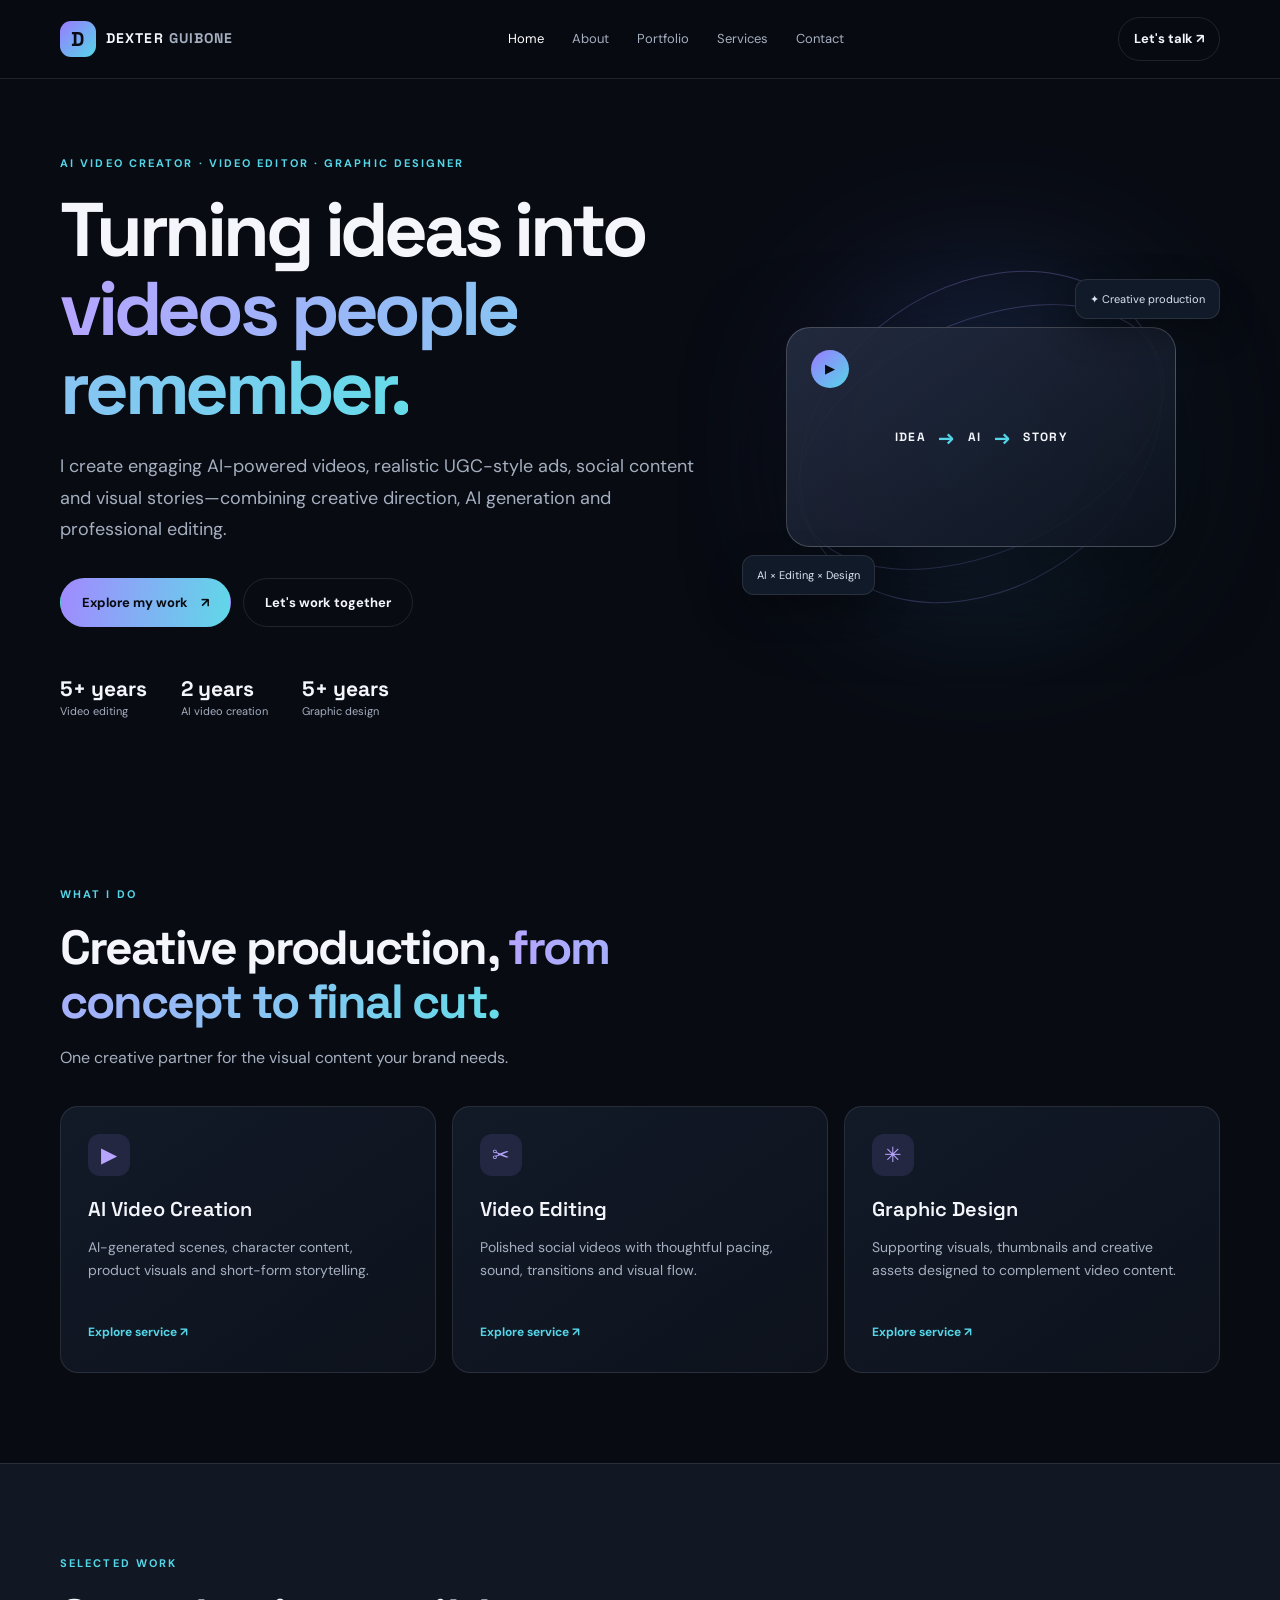
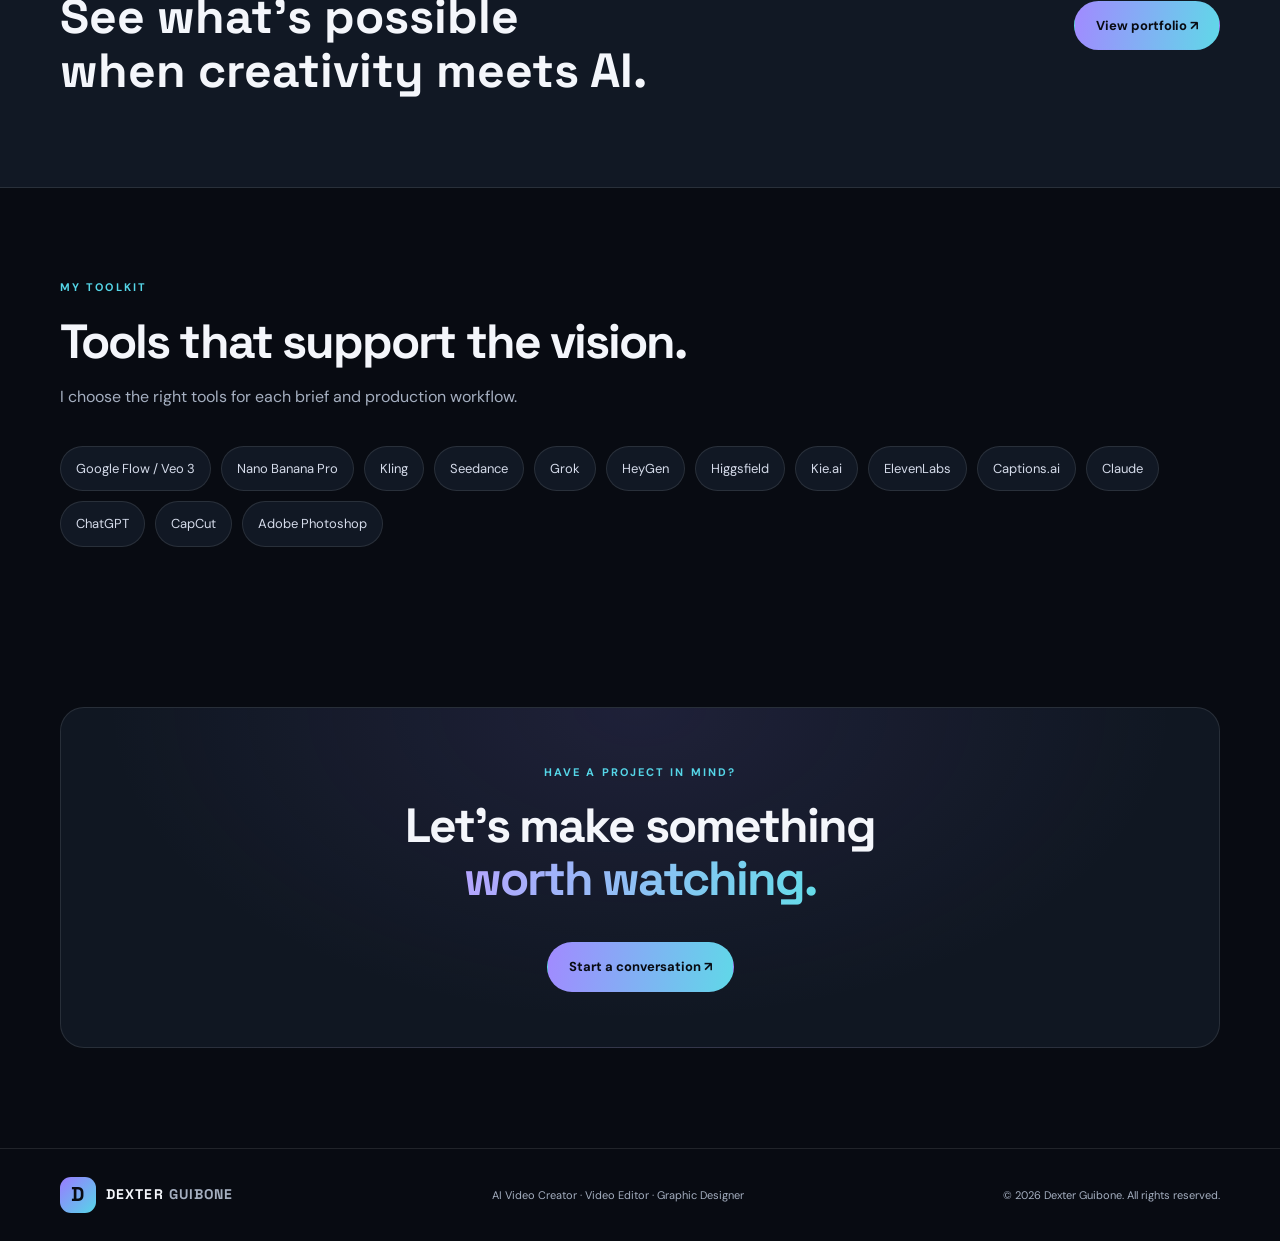
<file: index.html>
<!DOCTYPE html>
<html lang="en">
<head>
  <meta charset="UTF-8"><meta name="viewport" content="width=device-width, initial-scale=1">
  <meta name="description" content="Dexter Guibone — AI Video Creator, Video Editor and Graphic Designer. Realistic AI video ads, UGC-style content and creative storytelling.">
  <title>Dexter Guibone | AI Video Creator & Editor</title>
  <link rel="stylesheet" href="assets/css/style.css">
  <script defer src="assets/js/main.js"></script>
</head>
<body>
  <div id="site-header"></div>
  <main>
    <section class="hero container">
      <div class="hero-copy">
        <p class="eyebrow">AI VIDEO CREATOR · VIDEO EDITOR · GRAPHIC DESIGNER</p>
        <h1>Turning ideas into <span class="gradient-text">videos people remember.</span></h1>
        <p class="lead">I create engaging AI-powered videos, realistic UGC-style ads, social content and visual stories—combining creative direction, AI generation and professional editing.</p>
        <div class="hero-actions">
          <a class="button primary" href="portfolio.html">Explore my work <span>↗</span></a>
          <a class="button secondary" href="contact.html">Let's work together</a>
        </div>
        <div class="quick-proof">
          <div><strong>5+ years</strong><span>Video editing</span></div>
          <div><strong>2 years</strong><span>AI video creation</span></div>
          <div><strong>5+ years</strong><span>Graphic design</span></div>
        </div>
      </div>
      <div class="hero-art">
        <div class="orbit orbit-one"></div><div class="orbit orbit-two"></div>
        <div class="play-card"><div class="play-icon">▶</div><span>IDEA</span><b>→</b><span>AI</span><b>→</b><span>STORY</span></div>
        <div class="floating-tag tag-top">✦ Creative production</div>
        <div class="floating-tag tag-bottom">AI × Editing × Design</div>
        <div class="art-glow"></div>
      </div>
    </section>
    <section class="section container">
      <div class="section-heading"><p class="eyebrow">WHAT I DO</p><h2>Creative production, <span class="gradient-text">from concept to final cut.</span></h2><p>One creative partner for the visual content your brand needs.</p></div>
      <div class="service-grid">
        <article class="service-card"><div class="card-icon">▶</div><h3>AI Video Creation</h3><p>AI-generated scenes, character content, product visuals and short-form storytelling.</p><a href="services.html">Explore service ↗</a></article>
        <article class="service-card"><div class="card-icon">✂</div><h3>Video Editing</h3><p>Polished social videos with thoughtful pacing, sound, transitions and visual flow.</p><a href="services.html">Explore service ↗</a></article>
        <article class="service-card"><div class="card-icon">✳</div><h3>Graphic Design</h3><p>Supporting visuals, thumbnails and creative assets designed to complement video content.</p><a href="services.html">Explore service ↗</a></article>
      </div>
    </section>
    <section class="section dark-band"><div class="container band-inner"><div><p class="eyebrow">SELECTED WORK</p><h2>See what’s possible<br>when creativity meets AI.</h2></div><a class="button primary" href="portfolio.html">View portfolio ↗</a></div></section>
    <section class="section container tools-section"><div class="section-heading"><p class="eyebrow">MY TOOLKIT</p><h2>Tools that support the vision.</h2><p>I choose the right tools for each brief and production workflow.</p></div><div class="tool-cloud"><span>Google Flow / Veo 3</span><span>Nano Banana Pro</span><span>Kling</span><span>Seedance</span><span>Grok</span><span>HeyGen</span><span>Higgsfield</span><span>Kie.ai</span><span>ElevenLabs</span><span>Captions.ai</span><span>Claude</span><span>ChatGPT</span><span>CapCut</span><span>Adobe Photoshop</span></div></section>
    <section class="container cta"><p class="eyebrow">HAVE A PROJECT IN MIND?</p><h2>Let's make something<br><span class="gradient-text">worth watching.</span></h2><a class="button primary" href="contact.html">Start a conversation ↗</a></section>
  </main>
  <div id="site-footer"></div>
</body></html>
</file>
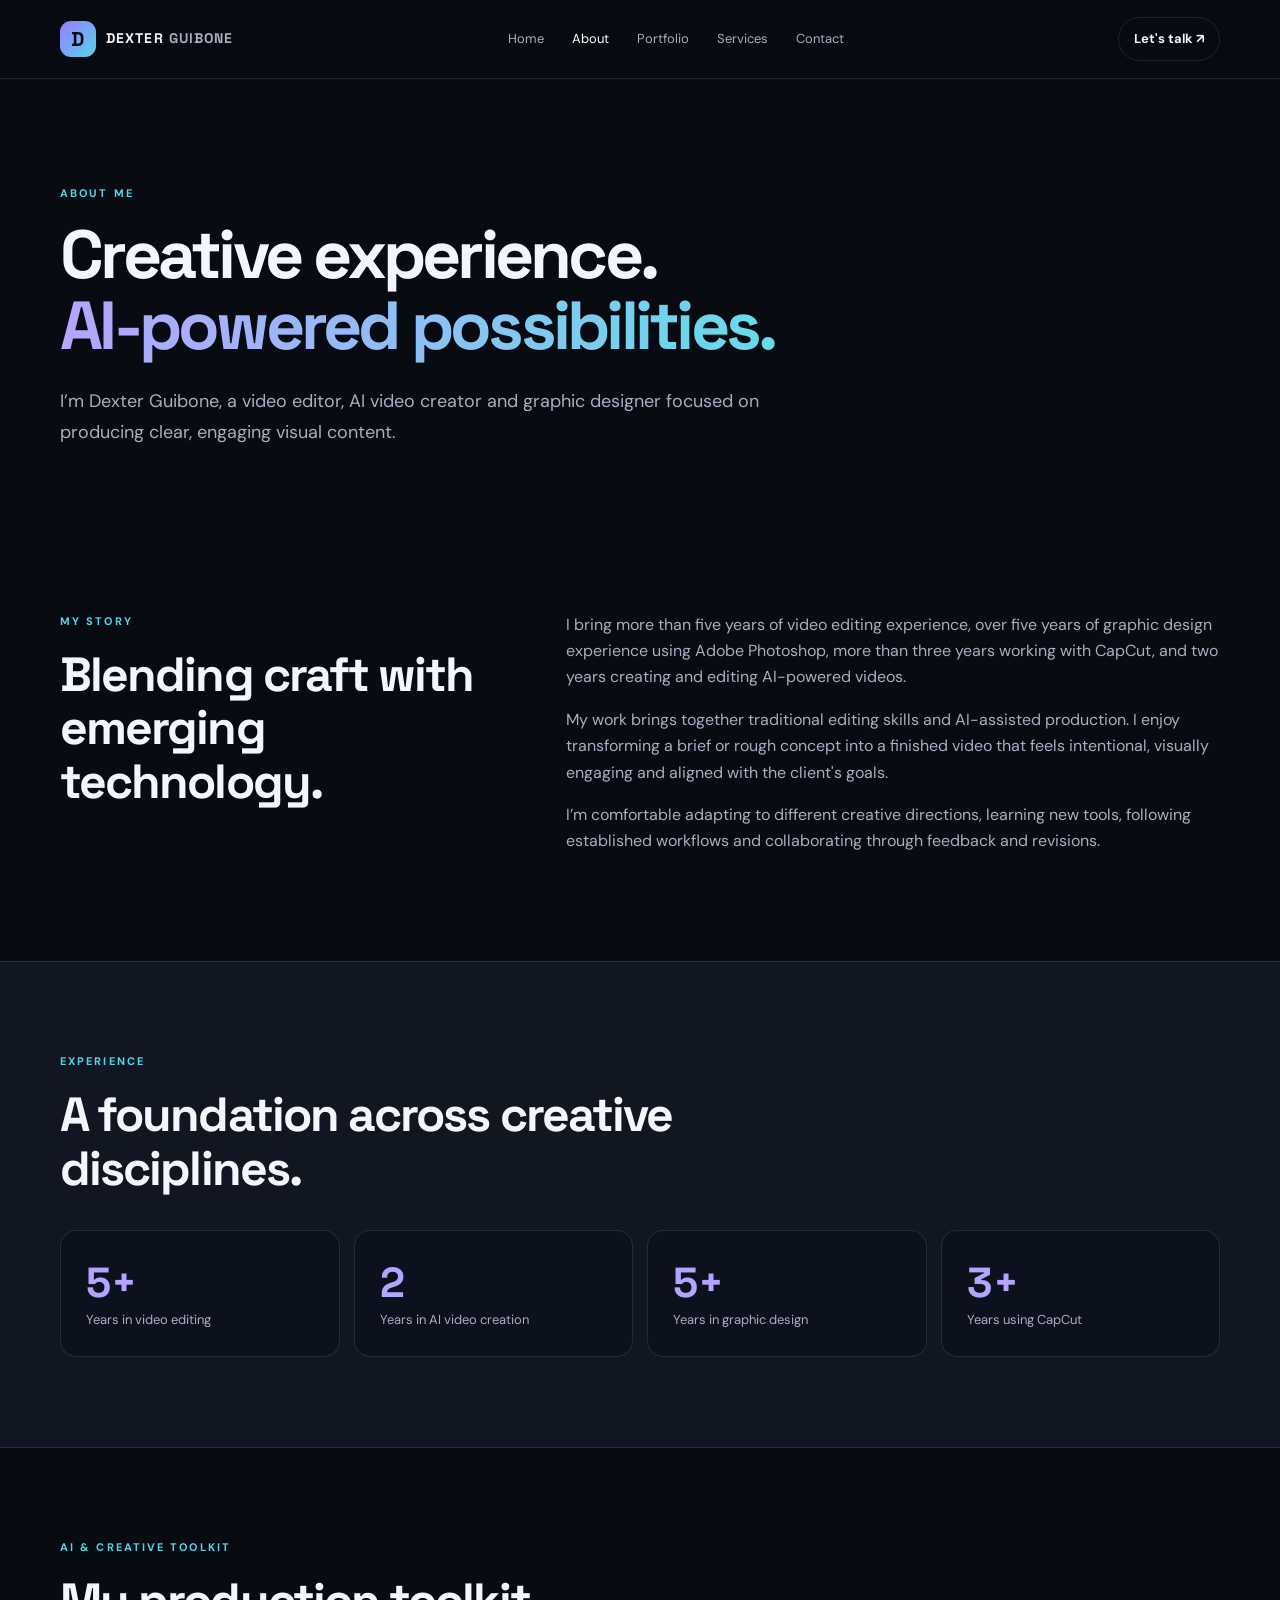
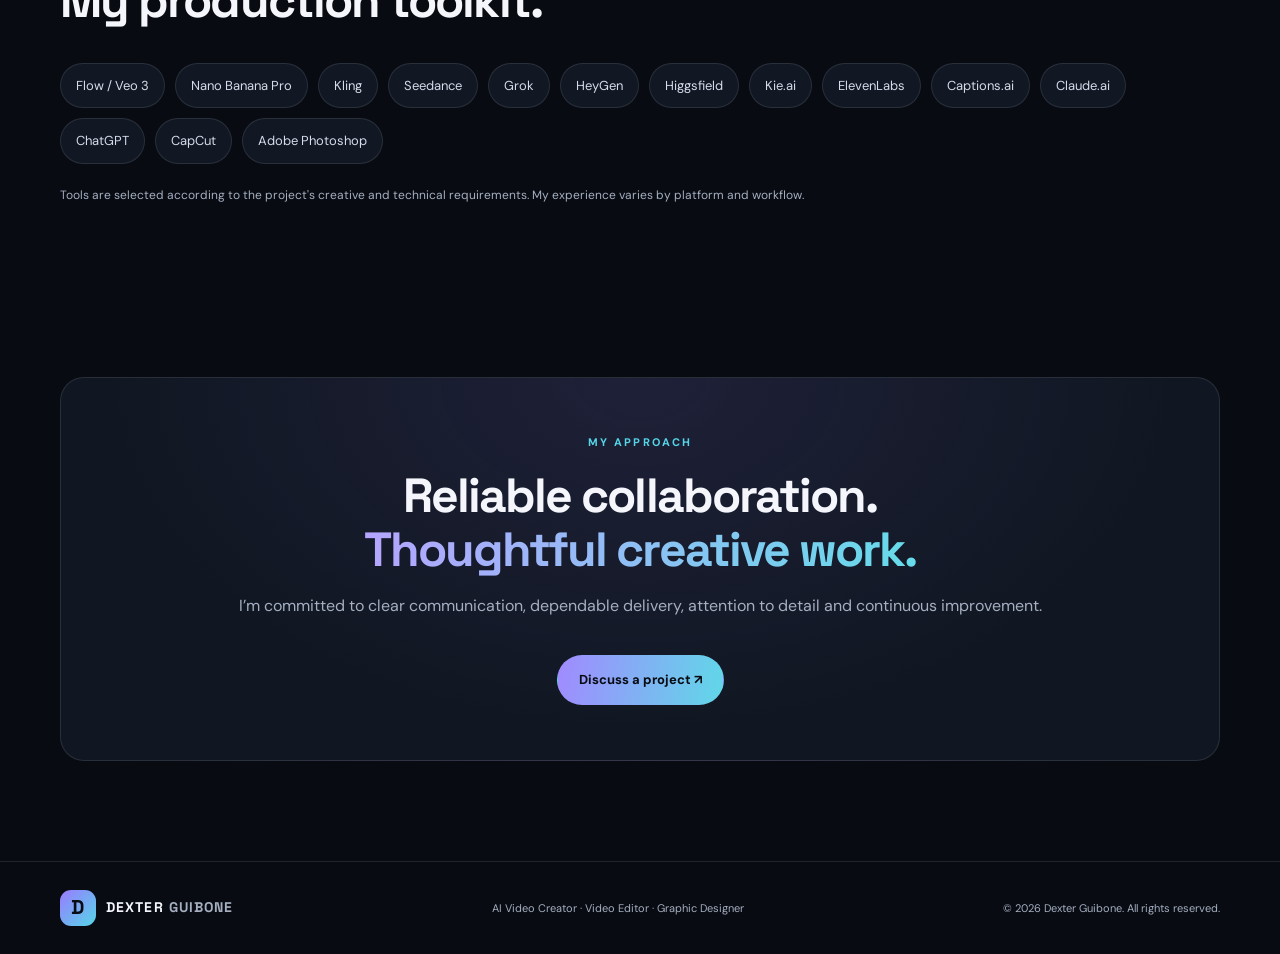
<file: about.html>
<!DOCTYPE html><html lang="en"><head><meta charset="UTF-8"><meta name="viewport" content="width=device-width, initial-scale=1"><title>About | Dexter Guibone</title><link rel="stylesheet" href="assets/css/style.css"><script defer src="assets/js/main.js"></script></head><body><div id="site-header"></div><main>
<section class="page-hero container"><p class="eyebrow">ABOUT ME</p><h1>Creative experience.<br><span class="gradient-text">AI-powered possibilities.</span></h1><p class="lead">I’m Dexter Guibone, a video editor, AI video creator and graphic designer focused on producing clear, engaging visual content.</p></section>
<section class="section container two-col"><div><p class="eyebrow">MY STORY</p><h2>Blending craft with emerging technology.</h2></div><div class="prose"><p>I bring more than five years of video editing experience, over five years of graphic design experience using Adobe Photoshop, more than three years working with CapCut, and two years creating and editing AI-powered videos.</p><p>My work brings together traditional editing skills and AI-assisted production. I enjoy transforming a brief or rough concept into a finished video that feels intentional, visually engaging and aligned with the client's goals.</p><p>I’m comfortable adapting to different creative directions, learning new tools, following established workflows and collaborating through feedback and revisions.</p></div></section>
<section class="section muted-section"><div class="container"><div class="section-heading"><p class="eyebrow">EXPERIENCE</p><h2>A foundation across creative disciplines.</h2></div><div class="stats-grid"><div class="stat"><strong>5+</strong><span>Years in video editing</span></div><div class="stat"><strong>2</strong><span>Years in AI video creation</span></div><div class="stat"><strong>5+</strong><span>Years in graphic design</span></div><div class="stat"><strong>3+</strong><span>Years using CapCut</span></div></div></div></section>
<section class="section container"><div class="section-heading"><p class="eyebrow">AI & CREATIVE TOOLKIT</p><h2>My production toolkit.</h2></div><div class="tool-cloud"><span>Flow / Veo 3</span><span>Nano Banana Pro</span><span>Kling</span><span>Seedance</span><span>Grok</span><span>HeyGen</span><span>Higgsfield</span><span>Kie.ai</span><span>ElevenLabs</span><span>Captions.ai</span><span>Claude.ai</span><span>ChatGPT</span><span>CapCut</span><span>Adobe Photoshop</span></div><p class="small-note">Tools are selected according to the project's creative and technical requirements. My experience varies by platform and workflow.</p></section>
<section class="container cta"><p class="eyebrow">MY APPROACH</p><h2>Reliable collaboration.<br><span class="gradient-text">Thoughtful creative work.</span></h2><p>I’m committed to clear communication, dependable delivery, attention to detail and continuous improvement.</p><a class="button primary" href="contact.html">Discuss a project ↗</a></section>
</main><div id="site-footer"></div></body></html>
</file>
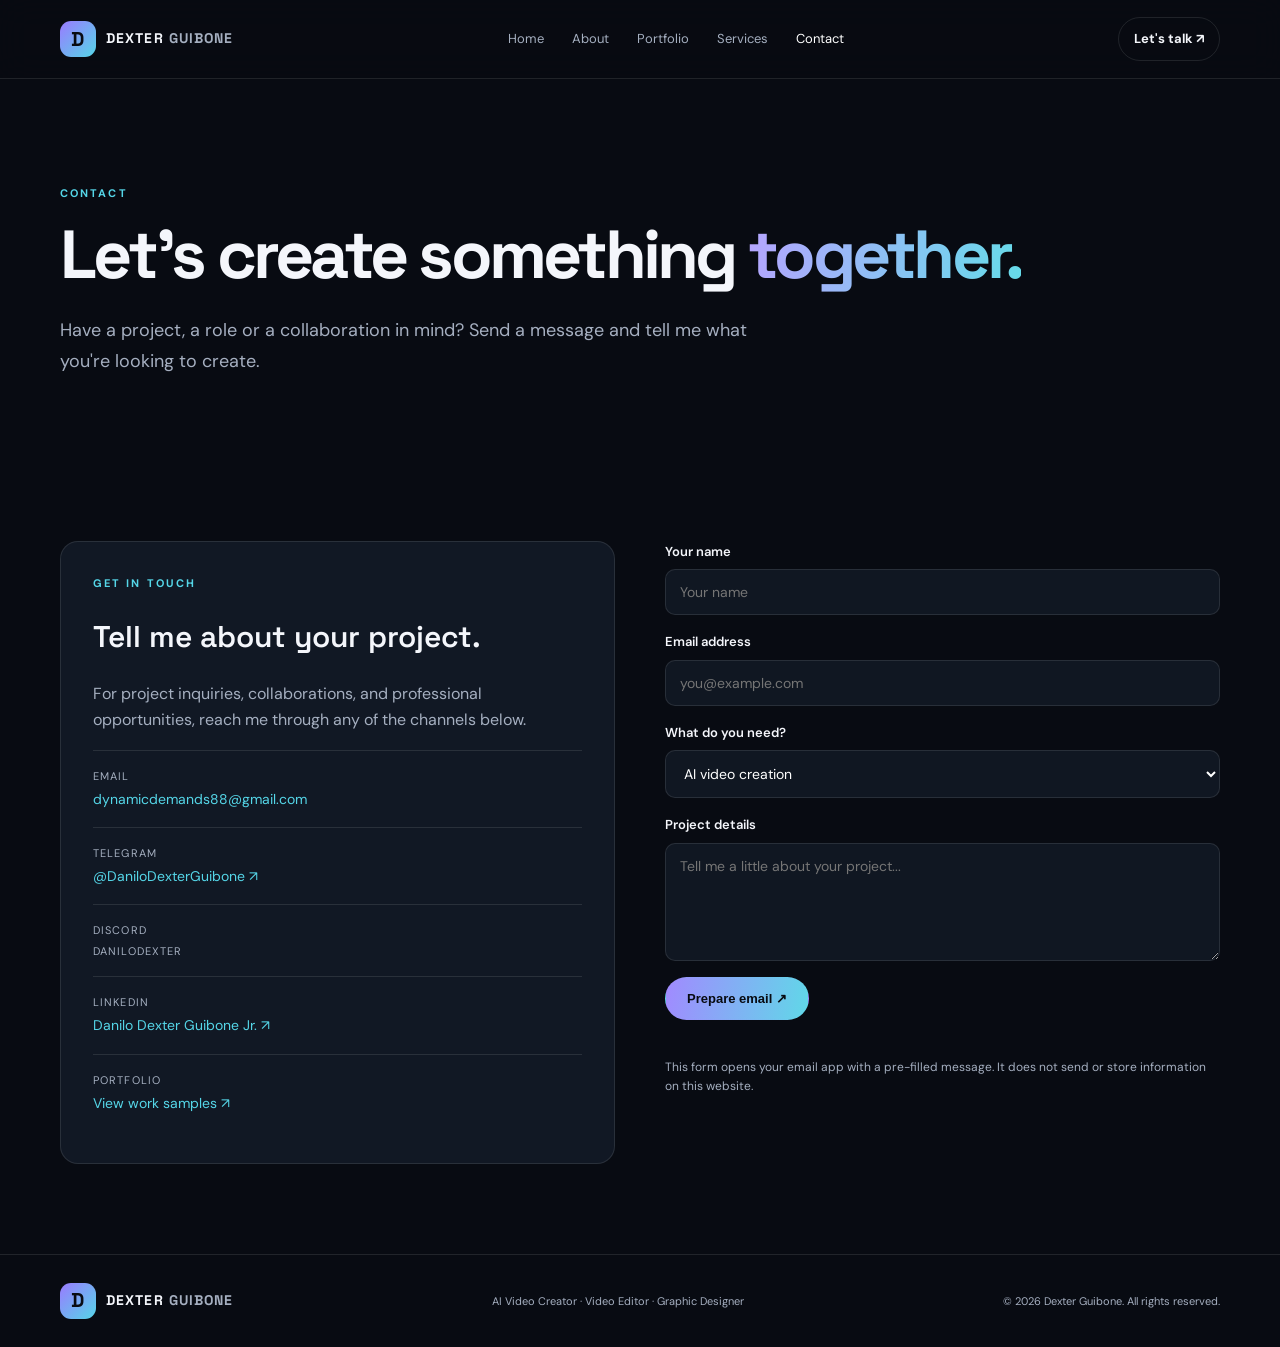
<file: contact.html>
<!DOCTYPE html><html lang="en"><head><meta charset="UTF-8"><meta name="viewport" content="width=device-width, initial-scale=1"><title>Contact | Dexter Guibone</title><link rel="stylesheet" href="assets/css/style.css"><script defer src="assets/js/main.js"></script></head><body><div id="site-header"></div><main>
<section class="page-hero container"><p class="eyebrow">CONTACT</p><h1>Let's create something <span class="gradient-text">together.</span></h1><p class="lead">Have a project, a role or a collaboration in mind? Send a message and tell me what you're looking to create.</p></section>
<section class="section container contact-layout"><div class="contact-panel"><p class="eyebrow">GET IN TOUCH</p><h2>Tell me about your project.</h2><p>For project inquiries, collaborations, and professional opportunities, reach me through any of the channels below.</p><div class="contact-item"><span>Email</span><a href="mailto:dynamicdemands88@gmail.com">dynamicdemands88@gmail.com</a></div><div class="contact-item"><span>Telegram</span><a href="https://t.me/DaniloDexterGuibone" target="_blank" rel="noopener">@DaniloDexterGuibone ↗</a></div><div class="contact-item"><span>Discord</span><span>danilodexter</span></div><div class="contact-item"><span>LinkedIn</span><a href="https://www.linkedin.com/in/danilo-dexter-guibone-jr-5b7372233" target="_blank" rel="noopener">Danilo Dexter Guibone Jr. ↗</a></div><div class="contact-item"><span>Portfolio</span><a href="portfolio.html">View work samples ↗</a></div></div>
<form class="contact-form" id="contact-form"><label>Your name<input required name="name" placeholder="Your name"></label><label>Email address<input required type="email" name="email" placeholder="you@example.com"></label><label>What do you need?<select name="project"><option>AI video creation</option><option>UGC / product video ads</option><option>Video editing</option><option>Graphic design</option><option>Other</option></select></label><label>Project details<textarea required name="message" rows="5" placeholder="Tell me a little about your project..."></textarea></label><button class="button primary" type="submit">Prepare email ↗</button><p class="small-note">This form opens your email app with a pre-filled message. It does not send or store information on this website.</p></form></section>
</main><div id="site-footer"></div></body></html>
</file>
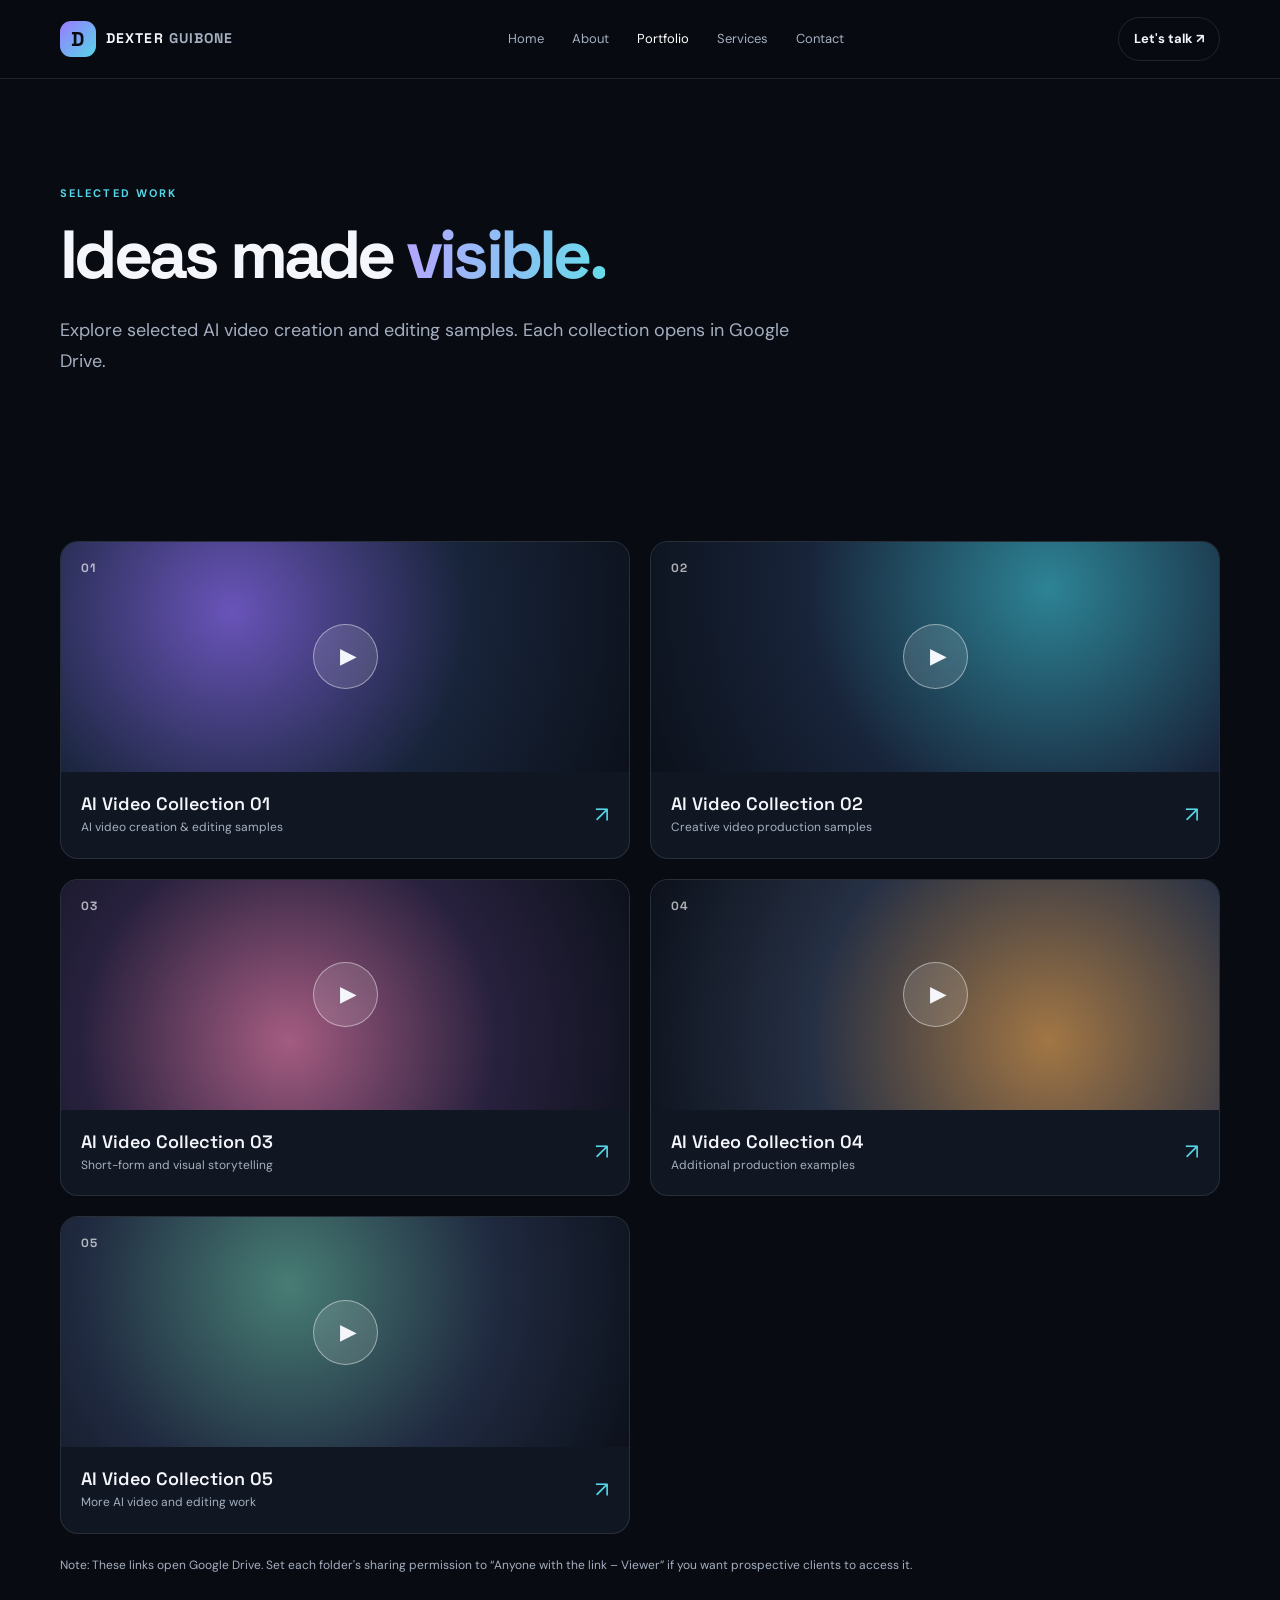
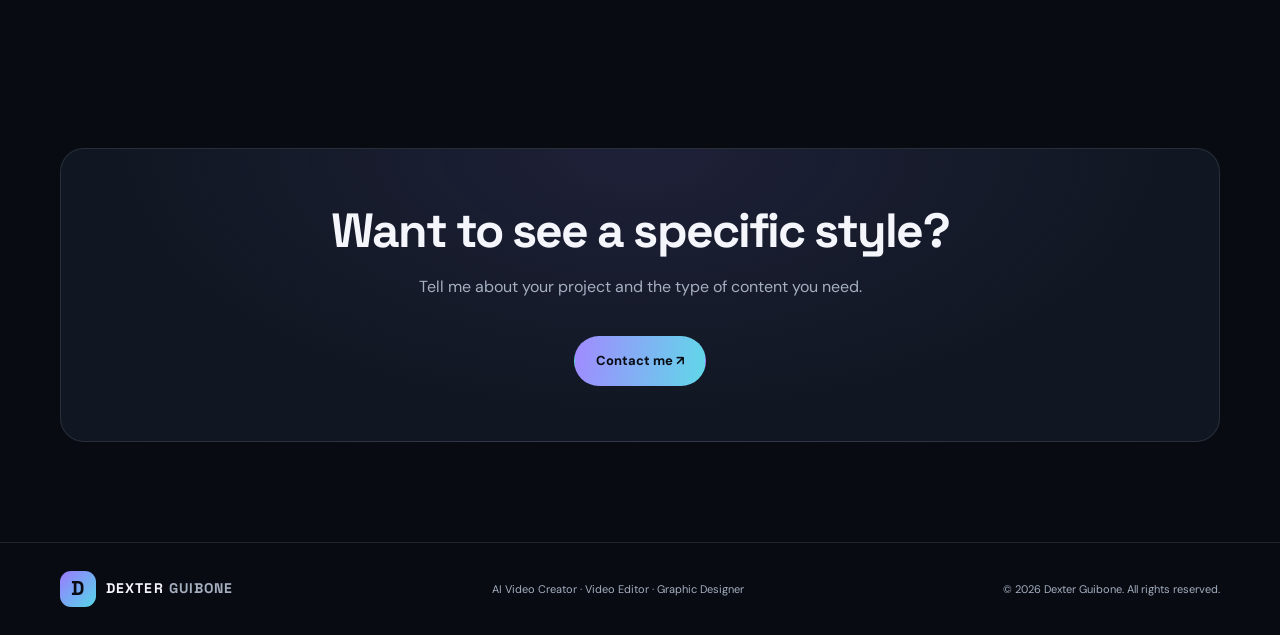
<file: portfolio.html>
<!DOCTYPE html><html lang="en"><head><meta charset="UTF-8"><meta name="viewport" content="width=device-width, initial-scale=1"><title>Portfolio | Dexter Guibone</title><link rel="stylesheet" href="assets/css/style.css"><script defer src="assets/js/main.js"></script></head><body><div id="site-header"></div><main>
<section class="page-hero container"><p class="eyebrow">SELECTED WORK</p><h1>Ideas made <span class="gradient-text">visible.</span></h1><p class="lead">Explore selected AI video creation and editing samples. Each collection opens in Google Drive.</p></section>
<section class="section container"><div class="portfolio-grid">
<a class="work-card work-one" href="https://drive.google.com/drive/folders/1sLZJ7wqRxfYKoUTDO-EbluAaQDFARboH?usp=sharing" target="_blank" rel="noopener"><div class="work-visual"><span>01</span><b>▶</b></div><div class="work-info"><div><h3>AI Video Collection 01</h3><p>AI video creation & editing samples</p></div><span class="arrow">↗</span></div></a>
<a class="work-card work-two" href="https://drive.google.com/drive/folders/1OfUtZTVp8vIIrsDBUG0vRESMLDSnrIcl?usp=sharing" target="_blank" rel="noopener"><div class="work-visual"><span>02</span><b>▶</b></div><div class="work-info"><div><h3>AI Video Collection 02</h3><p>Creative video production samples</p></div><span class="arrow">↗</span></div></a>
<a class="work-card work-three" href="https://drive.google.com/drive/folders/1a39jVsiC821OPMfYv0X6fMXwipG4g6Di?usp=sharing" target="_blank" rel="noopener"><div class="work-visual"><span>03</span><b>▶</b></div><div class="work-info"><div><h3>AI Video Collection 03</h3><p>Short-form and visual storytelling</p></div><span class="arrow">↗</span></div></a>
<a class="work-card work-four" href="https://drive.google.com/drive/folders/1O3Gn4OYrJIYaZUKj8ptOA_FCLZ61UnFK?usp=sharing" target="_blank" rel="noopener"><div class="work-visual"><span>04</span><b>▶</b></div><div class="work-info"><div><h3>AI Video Collection 04</h3><p>Additional production examples</p></div><span class="arrow">↗</span></div></a>
<a class="work-card work-five" href="https://drive.google.com/drive/folders/17asdKiqo8oQVM1L2wN3d8-Bg1Hw3b4KZ?usp=sharing" target="_blank" rel="noopener"><div class="work-visual"><span>05</span><b>▶</b></div><div class="work-info"><div><h3>AI Video Collection 05</h3><p>More AI video and editing work</p></div><span class="arrow">↗</span></div></a>
</div><p class="small-note">Note: These links open Google Drive. Set each folder's sharing permission to “Anyone with the link – Viewer” if you want prospective clients to access it.</p></section>
<section class="container cta"><h2>Want to see a specific style?</h2><p>Tell me about your project and the type of content you need.</p><a class="button primary" href="contact.html">Contact me ↗</a></section>
</main><div id="site-footer"></div></body></html>
</file>
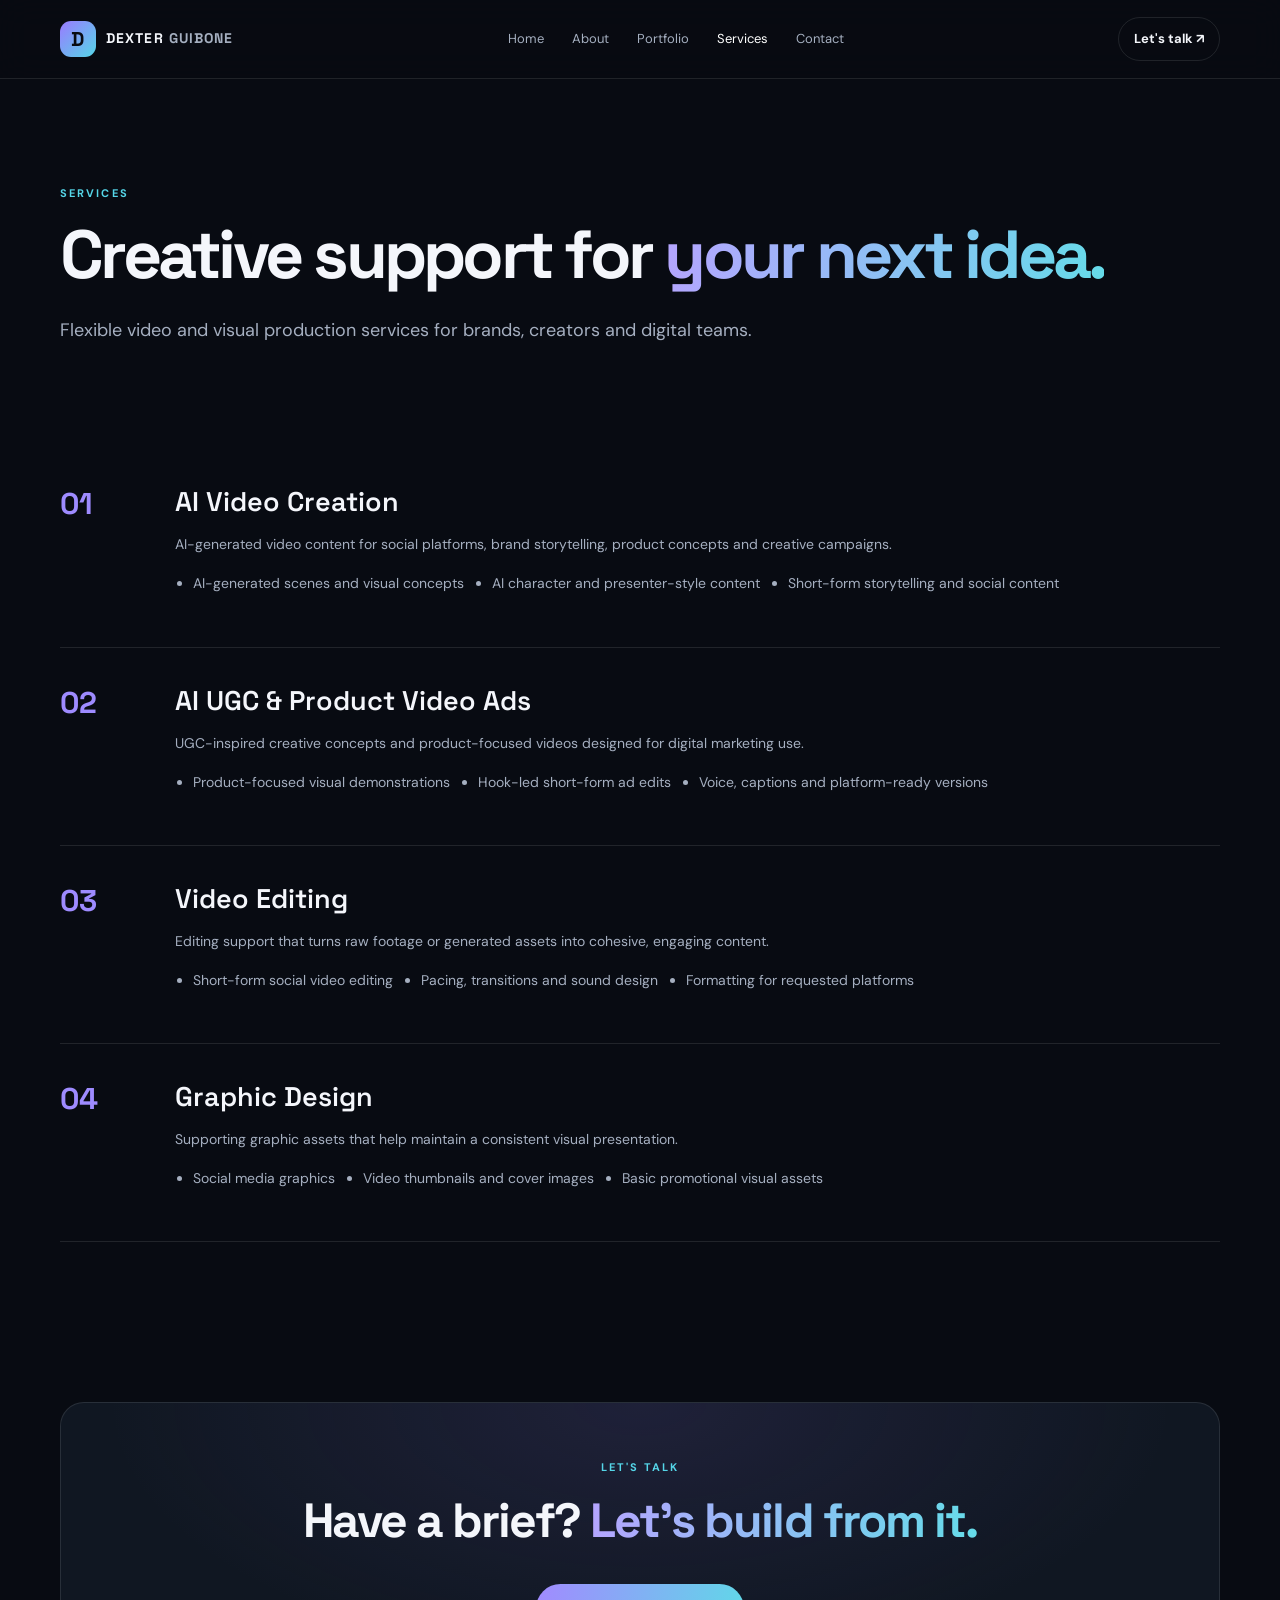
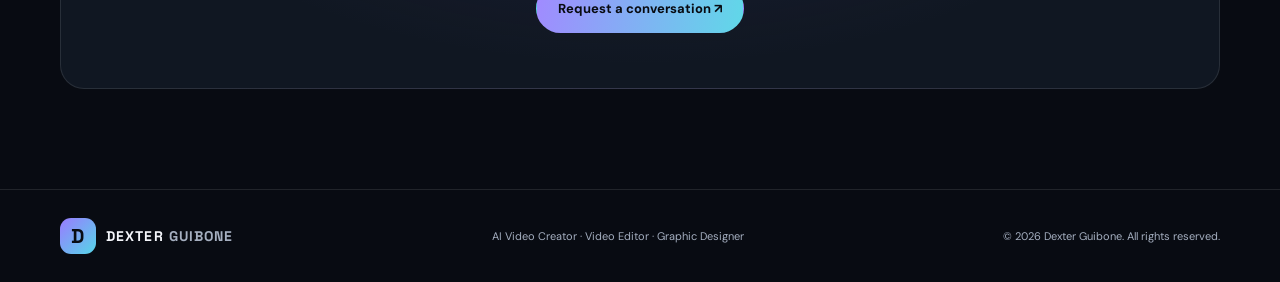
<file: services.html>
<!DOCTYPE html><html lang="en"><head><meta charset="UTF-8"><meta name="viewport" content="width=device-width, initial-scale=1"><title>Services | Dexter Guibone</title><link rel="stylesheet" href="assets/css/style.css"><script defer src="assets/js/main.js"></script></head><body><div id="site-header"></div><main>
<section class="page-hero container"><p class="eyebrow">SERVICES</p><h1>Creative support for <span class="gradient-text">your next idea.</span></h1><p class="lead">Flexible video and visual production services for brands, creators and digital teams.</p></section>
<section class="section container service-list">
<article class="service-row"><div class="service-number">01</div><div><h2>AI Video Creation</h2><p>AI-generated video content for social platforms, brand storytelling, product concepts and creative campaigns.</p><ul><li>AI-generated scenes and visual concepts</li><li>AI character and presenter-style content</li><li>Short-form storytelling and social content</li></ul></div></article>
<article class="service-row"><div class="service-number">02</div><div><h2>AI UGC & Product Video Ads</h2><p>UGC-inspired creative concepts and product-focused videos designed for digital marketing use.</p><ul><li>Product-focused visual demonstrations</li><li>Hook-led short-form ad edits</li><li>Voice, captions and platform-ready versions</li></ul></div></article>
<article class="service-row"><div class="service-number">03</div><div><h2>Video Editing</h2><p>Editing support that turns raw footage or generated assets into cohesive, engaging content.</p><ul><li>Short-form social video editing</li><li>Pacing, transitions and sound design</li><li>Formatting for requested platforms</li></ul></div></article>
<article class="service-row"><div class="service-number">04</div><div><h2>Graphic Design</h2><p>Supporting graphic assets that help maintain a consistent visual presentation.</p><ul><li>Social media graphics</li><li>Video thumbnails and cover images</li><li>Basic promotional visual assets</li></ul></div></article>
</section>
<section class="container cta"><p class="eyebrow">LET'S TALK</p><h2>Have a brief? <span class="gradient-text">Let's build from it.</span></h2><a class="button primary" href="contact.html">Request a conversation ↗</a></section>
</main><div id="site-footer"></div></body></html>
</file>
<file: assets/css/style.css>
@import url('https://fonts.googleapis.com/css2?family=DM+Sans:wght@400;500;600;700&family=Space+Grotesk:wght@400;500;600;700&display=swap');
:root{--bg:#080b12;--panel:#111722;--panel2:#151e2c;--text:#f4f6fb;--muted:#a5afc0;--line:rgba(255,255,255,.1);--accent:#9a7bff;--cyan:#55d6e8;--max:1160px}
*{box-sizing:border-box}html{scroll-behavior:smooth}body{margin:0;background:var(--bg);color:var(--text);font-family:'DM Sans',sans-serif;line-height:1.65}a{color:inherit;text-decoration:none}.container{width:min(var(--max),calc(100% - 44px));margin-inline:auto}.site-header{position:sticky;top:0;z-index:20;background:rgba(8,11,18,.88);backdrop-filter:blur(16px);border-bottom:1px solid var(--line)}.nav-wrap{height:78px;display:flex;align-items:center;justify-content:space-between;gap:25px}.brand{display:flex;align-items:center;gap:10px;font-family:'Space Grotesk';font-weight:700;letter-spacing:.08em;font-size:14px}.brand-mark{display:grid;place-items:center;width:36px;height:36px;border-radius:11px;background:linear-gradient(135deg,var(--accent),var(--cyan));color:#090c14;font-size:20px}.brand-muted{color:var(--muted);margin-left:5px}.main-nav{display:flex;gap:28px}.main-nav a{font-size:13px;color:var(--muted);transition:.2s}.main-nav a:hover,.main-nav a.active{color:white}.nav-cta{font-size:13px;font-weight:700;border:1px solid var(--line);padding:10px 15px;border-radius:999px}.menu-toggle{display:none;background:none;color:white;border:0;font-size:23px}.hero{min-height:660px;display:grid;grid-template-columns:1.15fr .85fr;align-items:center;gap:35px;padding-block:75px}.eyebrow{color:var(--cyan);font-size:11px;font-weight:700;letter-spacing:.19em;margin:0 0 18px}.hero h1,.page-hero h1{font:700 clamp(44px,6vw,76px)/1.04 'Space Grotesk';letter-spacing:-.055em;margin:0 0 24px}.gradient-text{background:linear-gradient(100deg,#b6a4ff,#65dce9);background-clip:text;color:transparent}.lead{font-size:18px;line-height:1.75;color:var(--muted);max-width:660px}.hero-actions{display:flex;gap:12px;flex-wrap:wrap;margin:32px 0 48px}.button{display:inline-flex;align-items:center;justify-content:center;gap:13px;border-radius:999px;padding:13px 21px;font-weight:700;font-size:13px;border:1px solid transparent;cursor:pointer}.primary{background:linear-gradient(100deg,#a18aff,#60d8e8);color:#080b12}.secondary{border-color:var(--line);color:var(--text)}.quick-proof{display:flex;gap:34px;flex-wrap:wrap}.quick-proof div{display:flex;flex-direction:column}.quick-proof strong{font:700 21px 'Space Grotesk'}.quick-proof span{font-size:11px;color:var(--muted)}.hero-art{height:440px;position:relative;display:grid;place-items:center}.art-glow{position:absolute;width:270px;height:270px;border-radius:50%;background:linear-gradient(135deg,#7255ff,#29c4dc);filter:blur(90px);opacity:.32}.orbit{position:absolute;border:1px solid rgba(172,155,255,.28);border-radius:50%;transform:rotate(-25deg)}.orbit-one{width:390px;height:230px}.orbit-two{width:300px;height:390px;transform:rotate(55deg)}.play-card{position:relative;z-index:2;width:min(390px,95%);height:220px;border:1px solid rgba(255,255,255,.2);border-radius:24px;background:linear-gradient(145deg,rgba(36,44,65,.92),rgba(13,19,30,.92));box-shadow:0 30px 90px #0008;display:flex;align-items:center;justify-content:center;gap:12px;font:700 12px 'Space Grotesk';letter-spacing:.12em}.play-card b{color:var(--cyan);font-size:20px}.play-icon{position:absolute;top:22px;left:24px;width:38px;height:38px;display:grid;place-items:center;border-radius:50%;background:linear-gradient(135deg,var(--accent),var(--cyan));color:#080b12}.floating-tag{position:absolute;z-index:3;padding:10px 14px;border:1px solid var(--line);border-radius:12px;background:#111a28;font-size:11px;color:#dce4f1;box-shadow:0 12px 35px #0005}.tag-top{top:62px;right:0}.tag-bottom{bottom:62px;left:0}.section{padding-block:90px}.section-heading{max-width:670px;margin-bottom:35px}.section-heading h2,.two-col h2,.cta h2{font:700 clamp(30px,4vw,48px)/1.12 'Space Grotesk';letter-spacing:-.04em;margin:0 0 14px}.section-heading>p:last-child,.cta>p:not(.eyebrow){color:var(--muted)}.service-grid{display:grid;grid-template-columns:repeat(3,1fr);gap:16px}.service-card{padding:27px;border:1px solid var(--line);border-radius:18px;background:linear-gradient(145deg,#121a28,#0d121c)}.card-icon{width:42px;height:42px;display:grid;place-items:center;border-radius:12px;background:#a18aff20;color:#b7a5ff;font-size:21px}.service-card h3{font:600 20px 'Space Grotesk';margin:20px 0 8px}.service-card p{color:var(--muted);font-size:14px;min-height:68px}.service-card a{font-size:12px;color:var(--cyan);font-weight:700}.dark-band{background:#111824;border-block:1px solid var(--line)}.band-inner{display:flex;justify-content:space-between;align-items:center;gap:25px}.band-inner h2{font:700 clamp(30px,4vw,48px)/1.12 'Space Grotesk';margin:0}.tool-cloud{display:flex;gap:10px;flex-wrap:wrap}.tool-cloud span{padding:11px 15px;border:1px solid var(--line);border-radius:999px;background:#111824;color:#d5dbea;font-size:13px}.cta{margin-block:70px 100px;padding:55px;border:1px solid var(--line);border-radius:24px;text-align:center;background:radial-gradient(ellipse at 50% 0%,#6550a52c,transparent 65%),#101722}.cta h2{margin-bottom:16px}.cta .button{margin-top:20px}.page-hero{padding-block:105px 55px}.page-hero h1{font-size:clamp(42px,6vw,68px)}.page-hero .lead{max-width:730px}.two-col{display:grid;grid-template-columns:.8fr 1.2fr;gap:70px}.prose{color:var(--muted);font-size:16px}.prose p:first-child{margin-top:0}.muted-section{background:#101722;border-block:1px solid var(--line)}.stats-grid{display:grid;grid-template-columns:repeat(4,1fr);gap:14px}.stat{padding:25px;border:1px solid var(--line);border-radius:16px;background:#0c121d;display:flex;flex-direction:column}.stat strong{font:700 42px 'Space Grotesk';color:#b5a4ff}.stat span{color:var(--muted);font-size:13px}.small-note{font-size:12px;color:var(--muted);margin-top:22px}.portfolio-grid{display:grid;grid-template-columns:repeat(2,1fr);gap:20px}.work-card{display:block;border:1px solid var(--line);border-radius:18px;overflow:hidden;background:#101722;transition:transform .2s,border-color .2s}.work-card:hover{transform:translateY(-4px);border-color:#8d7aff}.work-visual{height:230px;display:flex;align-items:center;justify-content:center;position:relative;overflow:hidden;background:radial-gradient(circle at 30% 30%,#6954b9,#18243a 55%,#0c111b)}.work-two .work-visual{background:radial-gradient(circle at 70% 20%,#2d8395,#18243a 55%,#0c111b)}.work-three .work-visual{background:radial-gradient(circle at 40% 70%,#a45c81,#28213e 55%,#0c111b)}.work-four .work-visual{background:radial-gradient(circle at 70% 70%,#a27644,#263044 55%,#0c111b)}.work-five .work-visual{background:radial-gradient(circle at 40% 30%,#477d74,#202a40 55%,#0c111b)}.work-visual span{position:absolute;top:18px;left:20px;font:700 12px 'Space Grotesk';letter-spacing:.12em;color:#ffffffa8}.work-visual b{width:65px;height:65px;border-radius:50%;display:grid;place-items:center;padding-left:4px;background:#ffffff20;border:1px solid #ffffff70;backdrop-filter:blur(8px);font-size:20px}.work-info{display:flex;align-items:center;justify-content:space-between;padding:20px}.work-info h3{font:600 18px 'Space Grotesk';margin:0 0 3px}.work-info p{font-size:12px;color:var(--muted);margin:0}.arrow{font-size:22px;color:var(--cyan)}.service-list{padding-top:30px}.service-row{display:grid;grid-template-columns:90px 1fr;gap:25px;padding:35px 0;border-bottom:1px solid var(--line)}.service-number{font:700 30px 'Space Grotesk';color:#9e8bff}.service-row h2{font:600 27px 'Space Grotesk';margin:0 0 8px}.service-row p,.service-row li{color:var(--muted);font-size:14px}.service-row ul{display:flex;gap:10px 28px;flex-wrap:wrap;padding-left:18px}.contact-layout{display:grid;grid-template-columns:1fr 1fr;gap:50px}.contact-panel{padding:32px;border:1px solid var(--line);border-radius:18px;background:#111824}.contact-panel h2{font:600 30px 'Space Grotesk'}.contact-panel>p:not(.eyebrow){color:var(--muted)}.contact-item{display:flex;flex-direction:column;padding:16px 0;border-top:1px solid var(--line);gap:3px}.contact-item span{font-size:11px;color:var(--muted);text-transform:uppercase;letter-spacing:.1em}.contact-item a{color:var(--cyan);font-size:14px}.contact-form{display:flex;flex-direction:column;gap:16px}.contact-form label{display:flex;flex-direction:column;gap:7px;font-size:13px;font-weight:600}.contact-form input,.contact-form textarea,.contact-form select{width:100%;padding:13px 14px;border-radius:10px;border:1px solid var(--line);background:#101722;color:white;font:14px 'DM Sans';outline:none}.contact-form input:focus,.contact-form textarea:focus,.contact-form select:focus{border-color:#9b87ff}.contact-form textarea{resize:vertical}.contact-form .button{align-self:flex-start}.site-footer{border-top:1px solid var(--line);padding:28px 0;background:#080b12}.footer-inner{display:flex;align-items:center;justify-content:space-between;gap:20px;flex-wrap:wrap}.footer-inner p,.footer-inner>span{font-size:11px;color:var(--muted);margin:0}
@media(max-width:800px){.nav-wrap{height:70px}.menu-toggle{display:block;margin-left:auto}.main-nav{display:none;position:absolute;top:70px;left:0;right:0;padding:18px 24px 24px;background:#0b1019;border-bottom:1px solid var(--line);flex-direction:column;gap:18px}.main-nav.open{display:flex}.nav-cta{display:none}.hero{grid-template-columns:1fr;padding-block:65px 35px}.hero-art{height:330px}.orbit-one{width:300px}.orbit-two{height:300px}.service-grid{grid-template-columns:1fr}.service-card p{min-height:0}.two-col,.contact-layout{grid-template-columns:1fr;gap:25px}.stats-grid{grid-template-columns:repeat(2,1fr)}.band-inner{align-items:flex-start;flex-direction:column}.portfolio-grid{grid-template-columns:1fr}.page-hero{padding-top:75px}.section{padding-block:65px}.cta{padding:35px 22px;margin-block:45px 65px}}
@media(max-width:480px){.container{width:min(var(--max),calc(100% - 30px))}.hero h1{font-size:43px}.lead{font-size:16px}.quick-proof{gap:20px}.quick-proof strong{font-size:18px}.hero-art{height:280px}.play-card{height:170px;gap:7px;font-size:10px}.tag-top{top:25px}.tag-bottom{bottom:25px}.stats-grid{gap:9px}.stat{padding:18px}.stat strong{font-size:34px}.service-row{grid-template-columns:45px 1fr;gap:12px}.service-row h2{font-size:22px}.work-visual{height:190px}.footer-inner{align-items:flex-start;flex-direction:column}}
</file>
